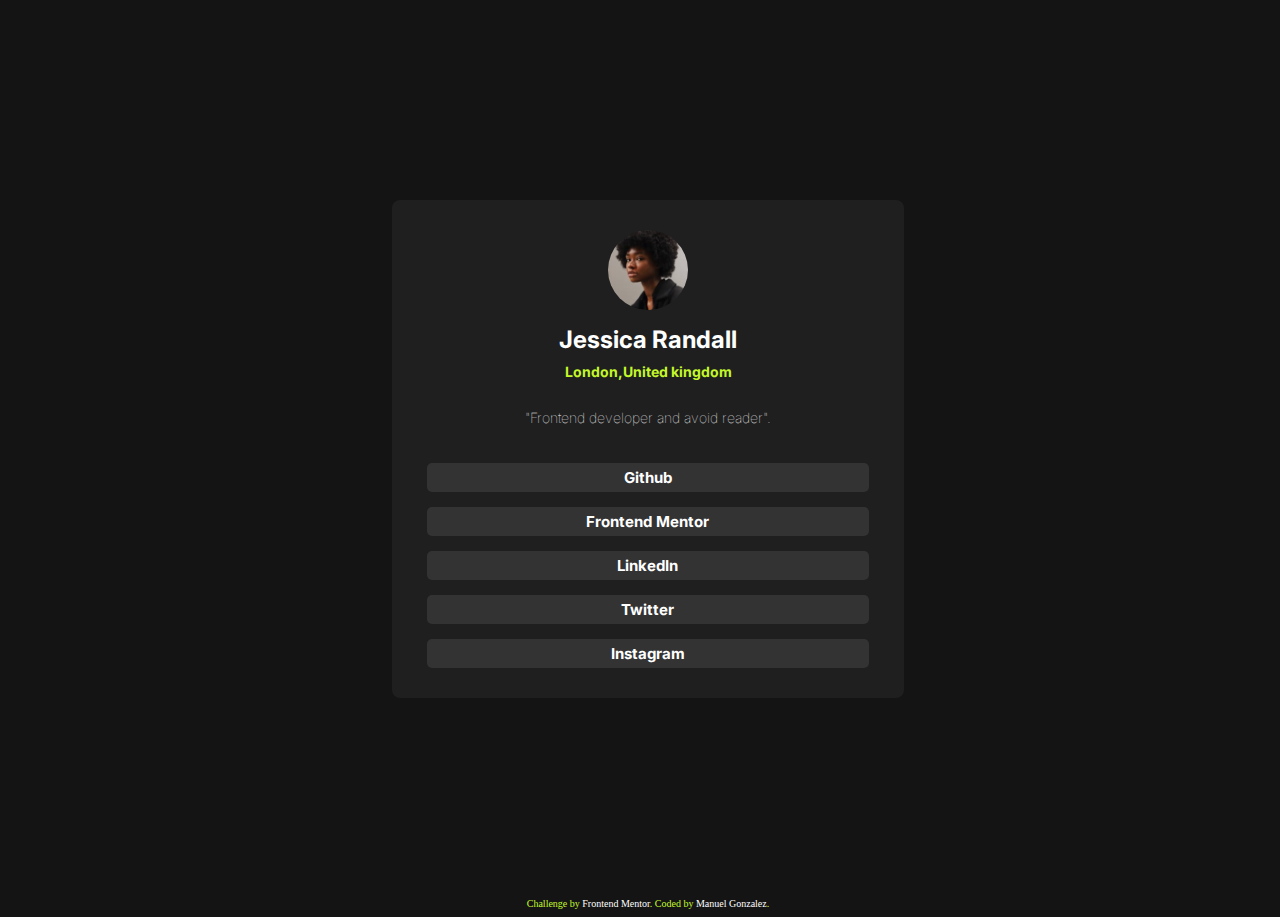
<file: index.html>
<!DOCTYPE html>
<html lang="en">
<head>
  <meta charset="UTF-8">
  <meta name="viewport" content="width=device-width, initial-scale=1.0">
   <!-- displays site properly based on user's device -->
<link rel="preconnect" href="https://fonts.googleapis.com">
<link rel="preconnect" href="https://fonts.gstatic.com" crossorigin>
<link href="https://fonts.googleapis.com/css2?family=Inter:ital,opsz,wght@0,14..32,100..900;1,14..32,100..900&family=Krub:wght@400;600;700&display=swap" rel="stylesheet">
  <link rel="icon" type="image/png" sizes="32x32" href="./assets/images/favicon-32x32.png">
  <link rel="stylesheet" href="./design/styles.css">
  
  <title>Frontend Mentor | Social links profile</title>
</head>
<body>
    <main>
      <section class="contenedor--principal">
        <div class="contenedor--principal-informacion">
          <img src="./assets/images/avatar-jessica.jpeg" alt="perfil">
          <h1>Jessica Randall</h1>
          <h2>London,United kingdom</h2>
          <p>"Frontend developer and avoid reader".</p>
        </div>

        <div class="contenedor--principal--redes">
          <a href="#" class="redes">Github</a>
          <a href="#" class="redes">Frontend Mentor</a>
          <a href="#" class="redes">LinkedIn</a>
          <a href="#" class="redes">Twitter</a>
          <a href="#" class="redes">Instagram</a>
        </div>
      </section>
    </main>
    <footer>
      <div class="attribution">
          Challenge by <a href="https://www.frontendmentor.io?ref=challenge" target="_blank">Frontend Mentor</a>. 
          Coded by <a href="#">Manuel Gonzalez</a>.
      </div>
    </footer>
</body>
</html>
</file>
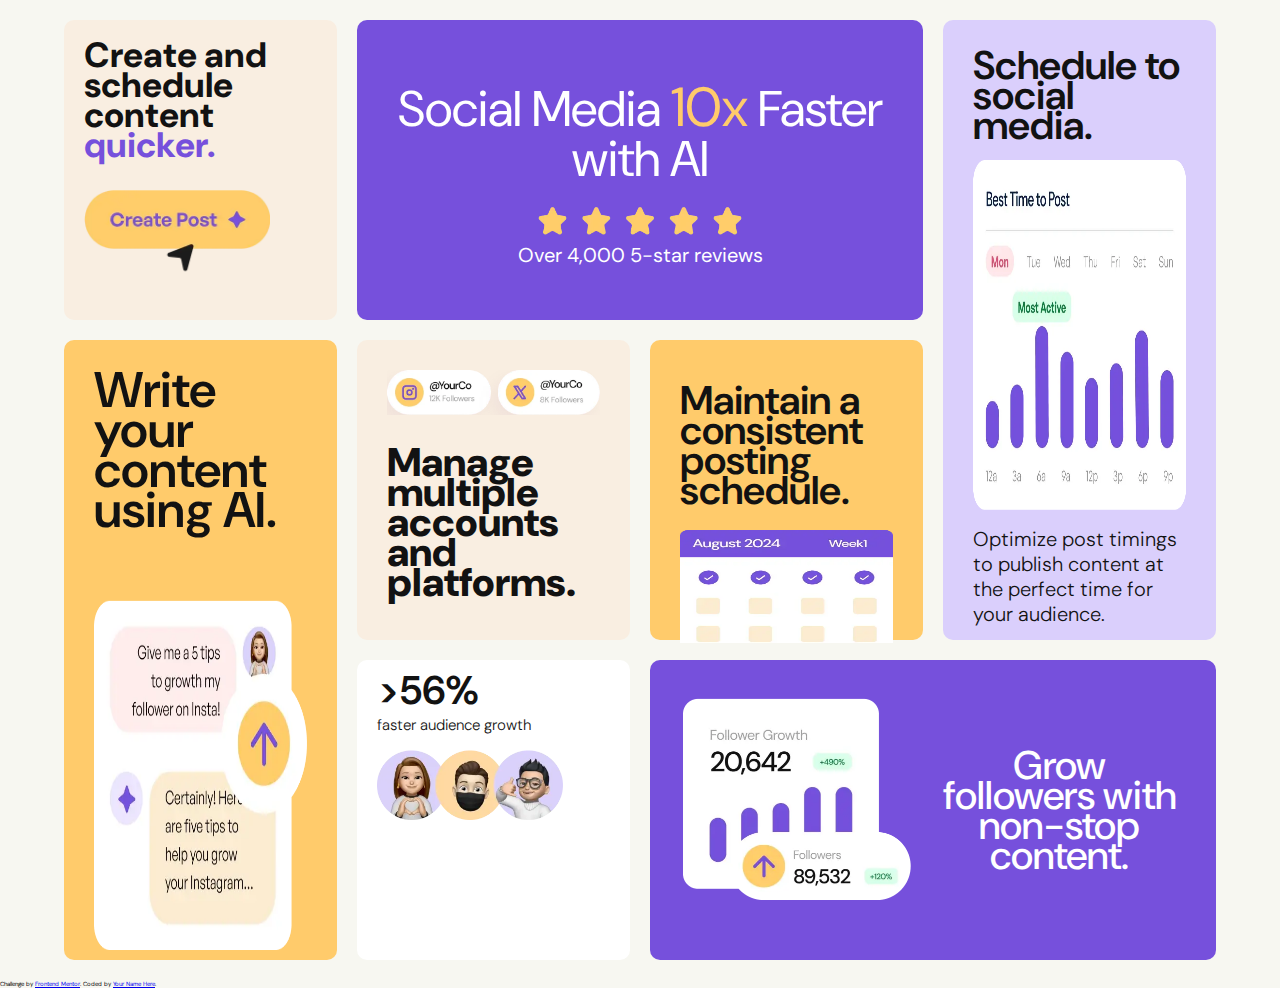
<file: bento-grid-main/index.html>
<!DOCTYPE html>
<html lang="en">
<head>
  <meta charset="UTF-8">
  <meta name="viewport" content="width=device-width, initial-scale=1.0"> 
  <link rel="icon" type="image/png" sizes="32x32" href="./assets/images/favicon-32x32.png">
  <link rel="preconnect" href="https://fonts.googleapis.com">
  <link rel="preconnect" href="https://fonts.gstatic.com" crossorigin>
  <link href="https://fonts.googleapis.com/css2?family=DM+Sans:opsz,wght@9..40,100..1000&display=swap" rel="stylesheet">
  <link rel="stylesheet" href="./styles.css">
  <title>Frontend Mentor | Bento grid</title>

</head>
<body>
  <main class="container">
    <div class="tarjeta tarjeta1">
      <h1>Social Media <span>10x</span> Faster with AI</h1>
      <picture>
        <img src="./assets/images/illustration-five-stars.webp" alt="five-stars">
      </picture>
      <p>Over 4,000 5-star reviews</p>
    </div>

    <div class="tarjeta tarjeta2">
     <picture>
        <img src="./assets/images/illustration-multiple-platforms.webp" alt="">
      </picture>
      <h2>Manage multiple accounts and platforms.</h2>
    </div>

    <div class="tarjeta tarjeta3">
      <h2>Maintain a consistent posting schedule.</h2>
      <picture>
        <img src="./assets/images/illustration-consistent-schedule.webp" alt="">
      </picture>
    </div>

    <div class="tarjeta tarjeta4">
      <h2>Schedule to social media.</h2>
     <picture>
        <img src="./assets/images/illustration-schedule-posts.webp" alt="">
      </picture>
      <p>Optimize post timings to publish content at the perfect time for your audience.</p>
    </div>

    <div class="tarjeta tarjeta5">
      <picture>
        <img src="./assets/images/illustration-grow-followers.webp" alt="">
      </picture>
      <h2>Grow followers with non-stop content.</h2>
    </div>

    <div class="tarjeta tarjeta6">
      <h2>>56%</h2>
      <p>faster audience growth</p>
     <picture>
        <img src="./assets/images/illustration-audience-growth.webp" alt="">
      </picture>
    </div>

    <div class="tarjeta tarjeta7">
      <h2>Create and schedule content <span> quicker.</span></h2>
      <picture>
        <img src="./assets/images/illustration-create-post.webp" alt="">
      </picture>
    </div>

    <div class="tarjeta tarjeta8">
      <h2>Write your content using AI.</h2>
     <picture>
        <img src="./assets/images/illustration-ai-content.webp" alt="">
      </picture>
    </div>
  </main>
  
  <div class="attribution">
    Challenge by <a href="https://www.frontendmentor.io?ref=challenge">Frontend Mentor</a>. 
    Coded by <a href="#">Your Name Here</a>.
  </div>
</body>
</html>
</file>
<file: design/styles.css>
:root{
    --verde: hsl(75, 94%, 57%);
    --Blanco: hsl(0, 0%, 100%);
    --Gris-claro:hsl(0, 0%, 20%);
    --Gris-medio: hsl(0, 0%, 12%);
    --Gris-oscuro:hsl(0, 0%, 8%);
    --fuente:"Inter";
}

html{
    font-size: 62.5%;
    box-sizing: border-box;/* esto funciona para que el padding no haga mas grande el elemento*/
}
*,*::before, *::after{
    box-sizing: inherit;
}
/** Estilos Generales **/
h1{
 font-size: 2.4rem;
 font-weight: 700;
 font-family: var(--fuente);
}
h2{
 font-size: 1.4rem;
 font-weight: 700;
 font-family: var(--fuente);
}
p{
 font-size: 1.4rem;
 font-weight: lighter;
 font-family: var(--fuente);
}

body{
    background-color: var(--Gris-oscuro);
    width: 100%;
    height: auto;
}
main{
    width: 90%;
    margin: 0 auto;
    
    margin: 9rem 0.8rem 2rem 0.8rem;
    background-color: var(--Gris-medio);
    border-radius: 0.8rem;
    padding: 3rem 1rem;
}
.contenedor--principal-informacion{
    text-align: center;
    display: flex;
    flex-direction: column;
    width: 80%;
    margin: 0 auto;
}
.contenedor--principal-informacion img{
    width: 8rem;
    height: auto;
    background-repeat: no-repeat;
    background-size: cover;
    border-radius: 50%;
    margin: 0 auto;
    margin-bottom: 1.5rem;
}
.contenedor--principal-informacion h1{
    color: var(--Blanco);
    margin: 0;
    height: 3.8rem;
}
.contenedor--principal-informacion h2{
    color: var(--verde);
    margin: 0;
    height: 3.6rem;
    margin-bottom: 1.0rem;
}
.contenedor--principal-informacion p{
    color: var(--Blanco);
    margin: 0;
    height: 2.4rem;
    margin-bottom: 1.5rem;
}
.contenedor--principal--redes{
    display: flex;
    flex-direction: column;
    gap: 1.5rem;
    margin: 0 auto;
    text-align: center;
    width: 90%;
    margin-top: 1.5rem;
}
.contenedor--principal--redes .redes{
    background-color: var(--Gris-claro);
    padding: 0.5rem;
    text-decoration: none;
    border-radius: 0.5rem;
    color: var(--Blanco);
    font-size: 1.5rem;
    font-weight: 700;
    font-family: var(--fuente);
    
}
.redes:hover{
    background-color: var(--verde);
    color: var(--Gris-oscuro);
    cursor: pointer;
}
footer{
    text-align: center;
    color: var(--verde);
}
footer a{
    color: var(--Blanco);
    text-decoration: none;
}
/** Media Query **/

@media(min-width:768px){
    main{
        margin: 20rem auto;
        width: 50%;
        
    }
}

@media(min-width:1000px){
    main{
        margin: 20rem auto;
        width: 40%;
        
    }
}
</file>
<file: bento-grid-main/styles.css>
:root{
--Purple-100: hsl(254, 88%, 90%);
--Purple-500: hsl(256, 67%, 59%);
--Yellow-100: hsl(31, 66%, 93%);
--Yellow-500: hsl(39, 100%, 71%);
--White: hsl(0, 0%, 100%);
--Black: hsl(0, 0%, 7%);
--body: rgb(247, 247, 241);
--font-family:"DM Sans", sans-serif;
}

html,*{
    font-size: 62.5%;
    box-sizing: border-box;/* esto funciona para que el padding no haga mas grande el elemento*/
}
*,*::before, *::after{
    box-sizing: inherit;
}

body{
    font-family: var(--font-family);
    width: 100%;
    margin: 0;
    background-color: var(--body);
    
}
.container{
   margin: 2rem auto;
    width: 90%;
    display: grid;
    grid-template-rows: repeat(8,0.5fr);
    gap: 2rem;
}

.tarjeta{
    border-radius: 1rem;
    padding: 2rem;
    text-align: center;
}
.tarjeta1{
    background-color: var(--Purple-500);
    color: var(--White);
}
.tarjeta1 h1{
    font-size: 4rem;
    line-height: 4rem;
    font-weight: 400;
    margin-top: 1rem;
    margin-bottom: 0;
}
.tarjeta1 span{
    color: var(--Yellow-500);
    font-size: 4.5rem;
    font-weight: 400;
}
.tarjeta1 img{
    width: 60%;
    margin-top: 1rem;
}
.tarjeta1 p{
    font-size: 1.5rem;
    margin-top: 0;
    margin-bottom: 0;
}
.tarjeta2{
    height: 15rem;
    padding: 2rem 2rem 0 2rem;
    background-color: var(--Yellow-100);
    color: var(--Black);
}
.tarjeta2 img{
    width: 100%;
    margin-bottom: 1rem;
}
.tarjeta2 h2{
    text-align: left;
    font-size: 1.9rem;
    margin-top: 0;
    margin-bottom: 0;
    font-weight: 900;
    line-height: 1.8rem;
}
.tarjeta3{
    padding: 2rem 2rem 0 2rem;
    background-color: var(--Yellow-500);
    color: var(--Black);
    text-align: left;  
}
.tarjeta3 h2{
    font-size: 2rem;
    margin-top: 0;
    margin-bottom: 0;
    font-weight: 600;
    line-height: 1.8rem;
    
}
.tarjeta3 img{
    margin-top: 1rem;
    width: 60%;
    height: 72%;
}

.tarjeta4{
    background-color: var(--Purple-100);
    color: var(--Black);
    text-align: center;
    padding: 2rem 2rem 0 2rem;  
}
.tarjeta4 h2{
    font-size: 2rem;
    margin-top: 0;
    margin-bottom: 1rem;
    font-weight: 600;
    line-height: 1.8rem;
}
.tarjeta4 img{
    width: 80%;
}
.tarjeta4 p{
    font-size: 1.5rem;
    font-weight: 300;
    line-height: 2rem;
    margin-top: 1rem;
    margin-bottom: 2rem;
}
.tarjeta5{
    background-color: var(--Purple-500);
    color: var(--White);
    font-family: var(--font-family);
}
.tarjeta5 img{
    width: 80%;
    margin-bottom: 2rem;
}
.tarjeta5 h2{
    width: 90%;
    font-size: 2.5rem;
    margin-top: 0;
    margin-bottom: 0;
    font-weight: 500;
    line-height: 1.8rem;
    padding: 0 1rem;
}
.tarjeta6{
    background-color: var(--White);
    text-align: left;
    color: var(--Black);
}
.tarjeta6 h2{
    font-size: 4rem;
    margin: 0;
    font-weight: 600;
    line-height: 2rem;
    margin-bottom: 1.5rem;
}
.tarjeta6 p{
    font-size: 1.5rem;
    margin-top: 0;
    margin-bottom: 0;
    font-weight: 300;
}   
.tarjeta6 img{
    width: 80%;
    margin-top: 1.5rem;
}

.tarjeta7{
    background-color: var(--Yellow-100);
    color: var(--Black);
    text-align: left;
}
.tarjeta7 h2{
    font-size: 2.5rem;
    margin-top: 0;
    margin-bottom: 1rem;
    font-weight: 500;
    line-height: 2.5rem;
}
.tarjeta7 span{
    font-size: 2.5rem;
    font-weight: 500;
    color: var(--Purple-500);
    line-height: 2rem;
}
.tarjeta7 img{
    width: 80%;
    margin: 2rem 0;
}
.tarjeta8{
    background-color: var(--Yellow-500);
    color: var(--Black);
    text-align: left;
}
.tarjeta8 h2{
    font-size: 2.5rem;
    margin-top: 0;
    margin-bottom: 1rem;
    font-weight: 500;
    line-height: 2.5rem;
}
.tarjeta8 img{
    width: 80%;
    margin: 2rem 0;
}

/* ----------Media queries Desktop ------*/ 

@media (min-width: 1024px){
    .container{
        width: 90%;
        grid-template-columns: repeat(4,1fr);
        grid-template-rows: repeat(3,30rem);
        gap: 2rem;
    }
    .tarjeta1{
        display: flex;
        flex-direction: column;
        grid-column:2/4;
        grid-row: 1/2;
        justify-content: center;   
    }
    .tarjeta1 h1{
        font-size: 5rem;
        line-height: 5rem;
    }
    .tarjeta1 span{
        font-size: 5.5rem;
    }
    .tarjeta1 img{
        width: 40%;
        margin-top: 2rem;
    }
    .tarjeta1 p{
        font-size: 2rem;
    }
    .tarjeta7{
        display: flex;
        flex-direction: column;
        grid-column:1/2;
        grid-row: 1/2;
        justify-content: center;
    }
    .tarjeta7 h2{
    font-size: 3.5rem;
    margin-top: 0;
    margin-bottom: 1rem;
    font-weight: 800;
    line-height: 3rem;
    }
    .tarjeta7 span{
    font-size: 3.5rem;
    font-weight: 800;
    color: var(--Purple-500);
    line-height: 2rem;
    }
    .tarjeta4{
        display: flex;
        flex-direction: column;
        justify-content: space-evenly;
        grid-column: 4/5;
        grid-row: 1/3;
        padding: 3rem;
        text-align: left;
    }
    .tarjeta4 h2{
    font-size: 4rem;
    margin-top: 0;
    margin-bottom: 2rem;
    font-weight: 600;
    line-height: 3rem;
    }
    .tarjeta4 img{
        width: 100%;
        height: 35rem;
        
    }
    .tarjeta4 p{
        font-size: 2rem;
        line-height: 2.5rem;
        margin-top: 1.5rem;
        margin-bottom: 3rem;
    }
    .tarjeta8{
        grid-column: 1/2;
        grid-row: 2/4;
        padding: 3rem;
        text-align: left;
    }
    .tarjeta8 h2{
    font-size: 5rem;
    margin-top: 0;
    margin-bottom: 5rem;
    font-weight: 600;
    line-height: 4rem;
    }   
    .tarjeta8 img{
        width: 100%;
        height: 35rem;
        margin: 2rem 0;
    }
    .tarjeta2{
        grid-column: 2/3;
        grid-row: 2/3;
        height: auto;
        padding: 3rem 3rem 0 3rem;
    }
    .tarjeta2 h2{
        margin-top: 2rem;
        font-size: 4rem;
        line-height: 3rem;
    }
    .tarjeta3{
        grid-column: 3/4;
        grid-row: 2/3;
        height: auto;
        padding: 3rem 3rem 0 3rem;
    }
    .tarjeta3 h2{
        margin: 1.5rem 0;
        font-size: 4rem;
        line-height: 3rem;
    }
    .tarjeta3 img{
        width: 100%;
        height: 42%;  
    }
    .tarjeta5{
        display: flex;
       align-items: center;
        grid-column: 3/5;
        grid-row: 3/4
    }
    .tarjeta5 h2{
        font-size: 4rem;
        line-height: 3rem;
    }
    .tarjeta5 img{
        width: 90%;
        
    }
    
}
</file>
